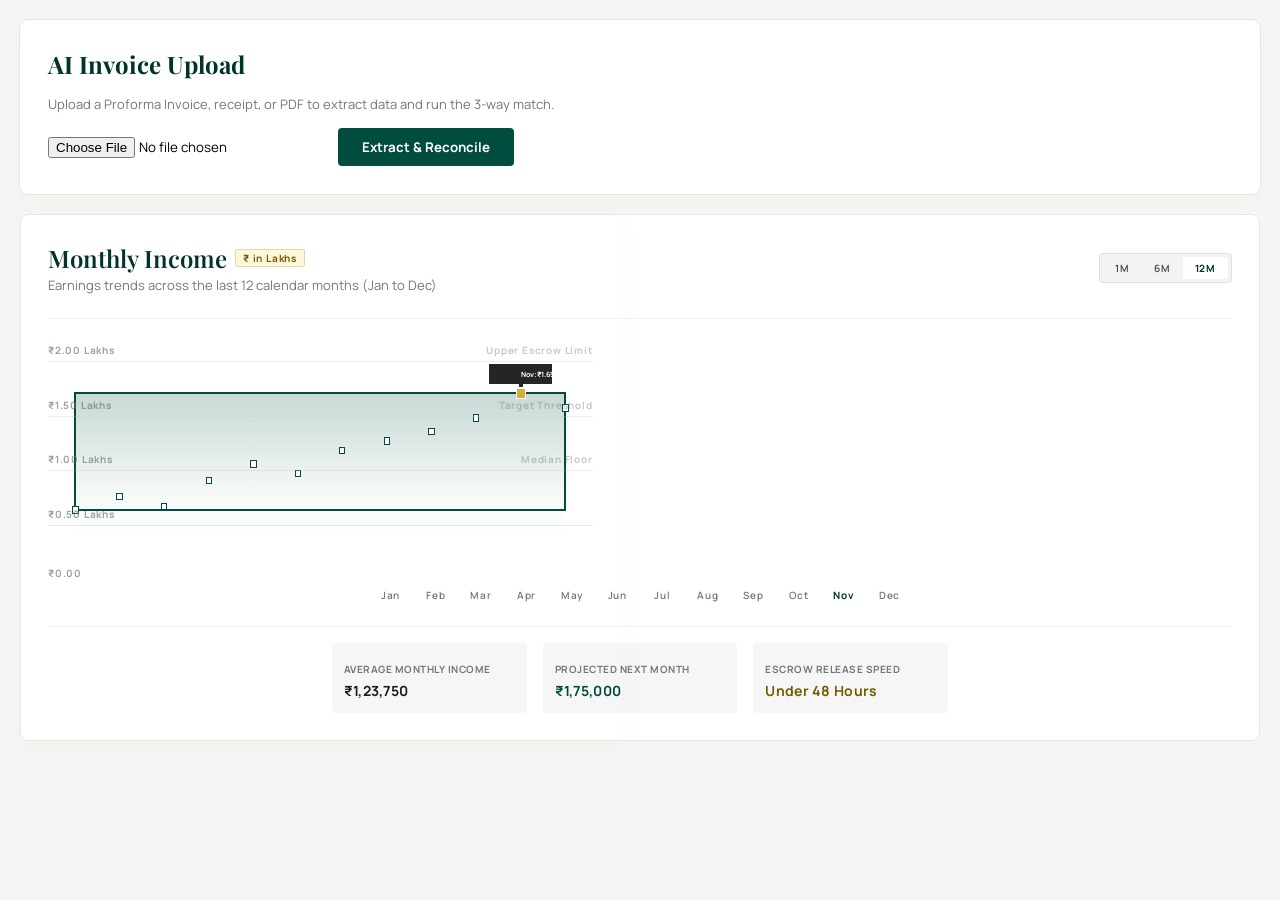
<file: index.html>
<!DOCTYPE html>
<html lang="en">
<head>
    <meta charset="UTF-8">
    <meta name="viewport" content="width=device-width, initial-scale=1.0">
    <title>Vendor Dashboard</title>
    <link rel="stylesheet" href="style.css">
    <link href="https://fonts.googleapis.com/css2?family=Manrope:wght@400;500;600;700&family=Playfair+Display:wght@600;700&family=Liberation+Mono:wght@700&display=swap" rel="stylesheet">
</head>
<body style="margin: 0; padding: 20px; background-color: #f5f5f5; font-family: 'Manrope', sans-serif;">

    <!-- AI RECONCILIATION UPLOAD ENGINE -->
    <div style="padding: 28px; background: white; border-radius: 8px; margin-bottom: 20px; outline: 1px solid rgba(229, 226, 218, 0.85); box-shadow: 0px 8px 24px -4px rgba(212, 175, 55, 0.06);">
        <h2 style="color: #00342B; font-family: 'Playfair Display'; margin-top: 0; margin-bottom: 15px;">AI Invoice Upload</h2>
        <p style="color: #707975; font-size: 13px; margin-bottom: 15px;">Upload a Proforma Invoice, receipt, or PDF to extract data and run the 3-way match.</p>
        
        <input type="file" id="invoiceInput" accept=".jpg, .jpeg, .png, .pdf" style="margin-right: 15px; font-family: 'Manrope';" />
        <button id="uploadBtn" style="padding: 10px 24px; background: #004D40; color: white; border: none; border-radius: 4px; font-weight: bold; cursor: pointer; font-family: 'Manrope';">
            Extract & Reconcile
        </button>
        
        <pre id="resultText" style="margin-top: 20px; text-align: left; background: #181A1B; color: #00FF00; padding: 15px; border-radius: 4px; display: none; overflow-x: auto; font-family: 'Liberation Mono', monospace; font-size: 12px;"></pre>
    </div>

    <!-- YOUR TEAMMATE's ORIGINAL UI DESIGN -->
    <div style="width: 100%; height: 100%; flex-direction: column; justify-content: flex-start; align-items: flex-start; display: inline-flex">
        <div style="align-self: stretch; padding: 28px; position: relative; background: white; border-radius: 8px; outline: 1px rgba(229, 226, 218, 0.85) solid; outline-offset: -1px; flex-direction: column; justify-content: space-between; align-items: flex-start; display: inline-flex">
            <div style="width: 602.66px; height: 528.80px; left: 0px; top: 0px; position: absolute; background: rgba(255, 255, 255, 0); box-shadow: 0px 8px 24px -4px rgba(212, 175, 55, 0.06), 0px 1px 3px rgba(24, 26, 27, 0.02); border-radius: 8px"></div>
            <div style="align-self: stretch; padding-bottom: 24px; padding-right: 0.01px; border-bottom: 1px rgba(191, 201, 196, 0.25) solid; justify-content: space-between; align-items: center; display: inline-flex">
                <div style="flex-direction: column; justify-content: flex-start; align-items: flex-start; gap: 2px; display: inline-flex">
                    <div style="align-self: stretch; justify-content: flex-start; align-items: center; gap: 8px; display: inline-flex">
                        <div style="flex-direction: column; justify-content: flex-start; align-items: flex-start; display: inline-flex">
                            <div style="justify-content: center; display: flex; flex-direction: column; color: #00342B; font-size: 24px; font-family: Playfair Display; font-weight: 600; line-height: 32px; word-wrap: break-word">Monthly Income</div>
                        </div>
                        <div style="padding-left: 8px; padding-right: 8px; padding-top: 2px; padding-bottom: 2px; background: rgba(255, 224, 136, 0.30); border-radius: 2px; outline: 1px rgba(115, 92, 0, 0.20) solid; outline-offset: -1px; flex-direction: column; justify-content: flex-start; align-items: flex-start; display: inline-flex">
                            <div style="justify-content: center; display: flex; flex-direction: column; color: #735C00; font-size: 10px; font-family: Manrope; font-weight: 700; line-height: 14px; letter-spacing: 0.80px; word-wrap: break-word">₹ in Lakhs</div>
                        </div>
                    </div>
                    <div style="align-self: stretch; flex-direction: column; justify-content: flex-start; align-items: flex-start; display: flex">
                        <div style="justify-content: center; display: flex; flex-direction: column; color: #707975; font-size: 13px; font-family: Manrope; font-weight: 400; line-height: 18px; word-wrap: break-word">Earnings trends across the last 12 calendar months (Jan to Dec)</div>
                    </div>
                </div>
                <div style="padding: 4px; background: #F3F3F4; border-radius: 4px; outline: 1px rgba(191, 201, 196, 0.40) solid; outline-offset: -1px; justify-content: flex-start; align-items: flex-start; display: flex">
                    <div style="padding-left: 12px; padding-right: 12px; padding-top: 4px; padding-bottom: 4px; border-radius: 2px; flex-direction: column; justify-content: center; align-items: center; display: inline-flex">
                        <div style="text-align: center; justify-content: center; display: flex; flex-direction: column; color: #3F4945; font-size: 10px; font-family: Manrope; font-weight: 600; line-height: 14px; letter-spacing: 0.80px; word-wrap: break-word">1M</div>
                    </div>
                    <div style="padding-left: 12px; padding-right: 12px; padding-top: 4px; padding-bottom: 4px; border-radius: 2px; flex-direction: column; justify-content: center; align-items: center; display: inline-flex">
                        <div style="text-align: center; justify-content: center; display: flex; flex-direction: column; color: #3F4945; font-size: 10px; font-family: Manrope; font-weight: 600; line-height: 14px; letter-spacing: 0.80px; word-wrap: break-word">6M</div>
                    </div>
                    <div style="padding-left: 12px; padding-right: 12px; padding-top: 4px; padding-bottom: 4px; background: white; border-radius: 2px; flex-direction: column; justify-content: center; align-items: center; display: inline-flex">
                        <div style="text-align: center; justify-content: center; display: flex; flex-direction: column; color: #00342B; font-size: 10px; font-family: Manrope; font-weight: 700; line-height: 14px; letter-spacing: 0.80px; word-wrap: break-word">12M</div>
                    </div>
                </div>
            </div>
            <div style="align-self: stretch; padding-top: 24px; padding-bottom: 24px; flex-direction: column; justify-content: flex-start; align-items: flex-start; display: flex">
                <div style="align-self: stretch; max-height: 360px; padding-top: 16px; padding-bottom: 24px; position: relative; flex-direction: column; justify-content: center; align-items: flex-start; display: flex">
                    <div style="align-self: stretch; height: 196.80px; position: relative">
                        <div style="width: 490.20px; height: 143.01px; left: 27.23px; top: 34.11px; position: absolute; background: linear-gradient(180deg, rgba(0, 77, 64, 0.22) 0%, rgba(0, 77, 64, 0.04) 70%, rgba(255, 255, 255, 0) 100%)"></div>
                        <div style="width: 490.20px; height: 116.77px; left: 27.23px; top: 34.11px; position: absolute; outline: 2.10px #004D40 solid; outline-offset: -1.05px"></div>
                        <div style="width: 4.90px; height: 5.90px; left: 24.78px; top: 147.93px; position: absolute; background: white; outline: 1.50px #004D40 solid; outline-offset: -0.75px"></div>
                        <div style="width: 4.36px; height: 5.25px; left: 69.17px; top: 135.14px; position: absolute; background: white; outline: 1.20px #004D40 solid; outline-offset: -0.60px"></div>
                        <div style="width: 4.36px; height: 5.25px; left: 113.84px; top: 144.98px; position: absolute; background: white; outline: 1.20px #004D40 solid; outline-offset: -0.60px"></div>
                        <div style="width: 4.36px; height: 5.25px; left: 158.50px; top: 118.74px; position: absolute; background: white; outline: 1.20px #004D40 solid; outline-offset: -0.60px"></div>
                        <div style="width: 4.36px; height: 5.25px; left: 203.16px; top: 102.34px; position: absolute; background: white; outline: 1.20px #004D40 solid; outline-offset: -0.60px"></div>
                        <div style="width: 4.36px; height: 5.25px; left: 247.82px; top: 112.18px; position: absolute; background: white; outline: 1.20px #004D40 solid; outline-offset: -0.60px"></div>
                        <div style="width: 4.36px; height: 5.25px; left: 291.94px; top: 89.22px; position: absolute; background: white; outline: 1.20px #004D40 solid; outline-offset: -0.60px"></div>
                        <div style="width: 4.36px; height: 5.25px; left: 336.60px; top: 79.38px; position: absolute; background: white; outline: 1.20px #004D40 solid; outline-offset: -0.60px"></div>
                        <div style="width: 4.36px; height: 5.25px; left: 381.27px; top: 69.54px; position: absolute; background: white; outline: 1.20px #004D40 solid; outline-offset: -0.60px"></div>
                        <div style="width: 4.36px; height: 5.25px; left: 425.93px; top: 56.42px; position: absolute; background: white; outline: 1.20px #004D40 solid; outline-offset: -0.60px"></div>
                        <div style="width: 7.63px; height: 9.18px; left: 468.96px; top: 29.52px; position: absolute; background: #D4AF37; outline: 1.80px white solid; outline-offset: -0.90px"></div>
                        <div style="width: 63.18px; height: 19.68px; left: 441.18px; top: 5.25px; position: absolute; opacity: 0.95; background: #181A1B"></div>
                        <div style="width: 60.28px; height: 9.86px; left: 472.76px; top: 10.02px; position: absolute">
                            <div style="width: 60.28px; height: 9.86px; left: 0px; top: 0px; position: absolute; justify-content: center; display: flex; flex-direction: column; color: white; font-size: 7.22px; font-family: Manrope; font-weight: 700; word-wrap: break-word"> Nov: ₹1.65 Lakhs </div>
                        </div>
                        <div style="width: 4.36px; height: 3.28px; left: 470.59px; top: 24.93px; position: absolute; opacity: 0.95; background: #181A1B"></div>
                        <div style="width: 5.45px; height: 6.56px; left: 514.71px; top: 45.92px; position: absolute; background: white; outline: 1.50px #004D40 solid; outline-offset: -0.75px"></div>
                    </div>
                    <div style="width: 544.66px; height: 236.80px; left: 0px; top: 0px; position: absolute; flex-direction: column; justify-content: space-between; align-items: flex-start; display: flex">
                        <div style="align-self: stretch; padding-bottom: 4px; border-bottom: 1px rgba(191, 201, 196, 0.30) solid; justify-content: space-between; align-items: center; display: inline-flex">
                            <div style="flex-direction: column; justify-content: flex-start; align-items: flex-start; display: inline-flex">
                                <div style="justify-content: center; display: flex; flex-direction: column; color: rgba(112, 121, 117, 0.70); font-size: 10px; font-family: Manrope; font-weight: 700; line-height: 14px; letter-spacing: 0.80px; word-wrap: break-word">₹2.00 Lakhs</div>
                            </div>
                            <div style="flex-direction: column; justify-content: flex-start; align-items: flex-start; display: inline-flex">
                                <div style="justify-content: center; display: flex; flex-direction: column; color: rgba(112, 121, 117, 0.40); font-size: 10px; font-family: Manrope; font-weight: 700; line-height: 14px; letter-spacing: 0.80px; word-wrap: break-word">Upper Escrow Limit</div>
                            </div>
                        </div>
                        <div style="align-self: stretch; padding-bottom: 4px; border-bottom: 1px rgba(191, 201, 196, 0.30) solid; justify-content: space-between; align-items: center; display: inline-flex">
                            <div style="flex-direction: column; justify-content: flex-start; align-items: flex-start; display: inline-flex">
                                <div style="justify-content: center; display: flex; flex-direction: column; color: rgba(112, 121, 117, 0.70); font-size: 10px; font-family: Manrope; font-weight: 700; line-height: 14px; letter-spacing: 0.80px; word-wrap: break-word">₹1.50 Lakhs</div>
                            </div>
                            <div style="flex-direction: column; justify-content: flex-start; align-items: flex-start; display: inline-flex">
                                <div style="justify-content: center; display: flex; flex-direction: column; color: rgba(112, 121, 117, 0.40); font-size: 10px; font-family: Manrope; font-weight: 700; line-height: 14px; letter-spacing: 0.80px; word-wrap: break-word">Target Threshold</div>
                            </div>
                        </div>
                        <div style="align-self: stretch; padding-bottom: 4px; padding-right: 0.01px; border-bottom: 1px rgba(191, 201, 196, 0.30) solid; justify-content: space-between; align-items: center; display: inline-flex">
                            <div style="flex-direction: column; justify-content: flex-start; align-items: flex-start; display: inline-flex">
                                <div style="justify-content: center; display: flex; flex-direction: column; color: rgba(112, 121, 117, 0.70); font-size: 10px; font-family: Manrope; font-weight: 700; line-height: 14px; letter-spacing: 0.80px; word-wrap: break-word">₹1.00 Lakhs</div>
                            </div>
                            <div style="flex-direction: column; justify-content: flex-start; align-items: flex-start; display: inline-flex">
                                <div style="justify-content: center; display: flex; flex-direction: column; color: rgba(112, 121, 117, 0.40); font-size: 10px; font-family: Manrope; font-weight: 700; line-height: 14px; letter-spacing: 0.80px; word-wrap: break-word">Median Floor</div>
                            </div>
                        </div>
                        <div style="align-self: stretch; padding-bottom: 4px; border-bottom: 1px rgba(191, 201, 196, 0.40) solid; justify-content: flex-start; align-items: center; display: inline-flex">
                            <div style="flex-direction: column; justify-content: flex-start; align-items: flex-start; display: inline-flex">
                                <div style="justify-content: center; display: flex; flex-direction: column; color: rgba(112, 121, 117, 0.70); font-size: 10px; font-family: Manrope; font-weight: 700; line-height: 14px; letter-spacing: 0.80px; word-wrap: break-word">₹0.50 Lakhs</div>
                            </div>
                        </div>
                        <div style="align-self: stretch; padding-top: 4px; justify-content: flex-start; align-items: center; display: inline-flex">
                            <div style="flex: 1 1 0; flex-direction: column; justify-content: flex-start; align-items: flex-start; display: inline-flex">
                                <div style="align-self: stretch; justify-content: center; display: flex; flex-direction: column; color: rgba(112, 121, 117, 0.70); font-size: 10px; font-family: Manrope; font-weight: 700; line-height: 14px; letter-spacing: 0.80px; word-wrap: break-word">₹0.00</div>
                            </div>
                        </div>
                    </div>
                </div>
                <div style="align-self: stretch; padding-top: 8px; justify-content: center; align-items: flex-start; display: inline-flex">
                    <div style="width: 45.38px; flex-direction: column; justify-content: flex-start; align-items: center; display: inline-flex">
                        <div style="text-align: center; justify-content: center; display: flex; flex-direction: column; color: #707975; font-size: 10px; font-family: Manrope; font-weight: 600; line-height: 14px; letter-spacing: 0.80px; word-wrap: break-word">Jan</div>
                    </div>
                    <div style="width: 45.39px; flex-direction: column; justify-content: flex-start; align-items: center; display: inline-flex">
                        <div style="text-align: center; justify-content: center; display: flex; flex-direction: column; color: #707975; font-size: 10px; font-family: Manrope; font-weight: 600; line-height: 14px; letter-spacing: 0.80px; word-wrap: break-word">Feb</div>
                    </div>
                    <div style="width: 45.39px; flex-direction: column; justify-content: flex-start; align-items: center; display: inline-flex">
                        <div style="text-align: center; justify-content: center; display: flex; flex-direction: column; color: #707975; font-size: 10px; font-family: Manrope; font-weight: 600; line-height: 14px; letter-spacing: 0.80px; word-wrap: break-word">Mar</div>
                    </div>
                    <div style="width: 45.39px; flex-direction: column; justify-content: flex-start; align-items: center; display: inline-flex">
                        <div style="text-align: center; justify-content: center; display: flex; flex-direction: column; color: #707975; font-size: 10px; font-family: Manrope; font-weight: 600; line-height: 14px; letter-spacing: 0.80px; word-wrap: break-word">Apr</div>
                    </div>
                    <div style="width: 45.39px; flex-direction: column; justify-content: flex-start; align-items: center; display: inline-flex">
                        <div style="text-align: center; justify-content: center; display: flex; flex-direction: column; color: #707975; font-size: 10px; font-family: Manrope; font-weight: 600; line-height: 14px; letter-spacing: 0.80px; word-wrap: break-word">May</div>
                    </div>
                    <div style="width: 45.38px; flex-direction: column; justify-content: flex-start; align-items: center; display: inline-flex">
                        <div style="text-align: center; justify-content: center; display: flex; flex-direction: column; color: #707975; font-size: 10px; font-family: Manrope; font-weight: 600; line-height: 14px; letter-spacing: 0.80px; word-wrap: break-word">Jun</div>
                    </div>
                    <div style="width: 45.39px; flex-direction: column; justify-content: flex-start; align-items: center; display: inline-flex">
                        <div style="text-align: center; justify-content: center; display: flex; flex-direction: column; color: #707975; font-size: 10px; font-family: Manrope; font-weight: 600; line-height: 14px; letter-spacing: 0.80px; word-wrap: break-word">Jul</div>
                    </div>
                    <div style="width: 45.39px; flex-direction: column; justify-content: flex-start; align-items: center; display: inline-flex">
                        <div style="text-align: center; justify-content: center; display: flex; flex-direction: column; color: #707975; font-size: 10px; font-family: Manrope; font-weight: 600; line-height: 14px; letter-spacing: 0.80px; word-wrap: break-word">Aug</div>
                    </div>
                    <div style="width: 45.39px; flex-direction: column; justify-content: flex-start; align-items: center; display: inline-flex">
                        <div style="text-align: center; justify-content: center; display: flex; flex-direction: column; color: #707975; font-size: 10px; font-family: Manrope; font-weight: 600; line-height: 14px; letter-spacing: 0.80px; word-wrap: break-word">Sep</div>
                    </div>
                    <div style="width: 45.39px; flex-direction: column; justify-content: flex-start; align-items: center; display: inline-flex">
                        <div style="text-align: center; justify-content: center; display: flex; flex-direction: column; color: #707975; font-size: 10px; font-family: Manrope; font-weight: 600; line-height: 14px; letter-spacing: 0.80px; word-wrap: break-word">Oct</div>
                    </div>
                    <div style="width: 45.39px; flex-direction: column; justify-content: flex-start; align-items: center; display: inline-flex">
                        <div style="text-align: center; justify-content: center; display: flex; flex-direction: column; color: #00342B; font-size: 10px; font-family: Manrope; font-weight: 700; line-height: 14px; letter-spacing: 0.80px; word-wrap: break-word">Nov</div>
                    </div>
                    <div style="width: 45.38px; flex-direction: column; justify-content: flex-start; align-items: center; display: inline-flex">
                        <div style="text-align: center; justify-content: center; display: flex; flex-direction: column; color: #707975; font-size: 10px; font-family: Manrope; font-weight: 600; line-height: 14px; letter-spacing: 0.80px; word-wrap: break-word">Dec</div>
                    </div>
                </div>
            </div>
            <div style="align-self: stretch; padding-top: 16px; border-top: 1px rgba(191, 201, 196, 0.25) solid; justify-content: center; align-items: flex-start; gap: 16px; display: inline-flex">
                <div style="width: 170.88px; padding-top: 19px; padding-bottom: 12px; padding-left: 12px; padding-right: 12px; background: rgba(243, 243, 244, 0.70); border-radius: 4px; flex-direction: column; justify-content: flex-start; align-items: flex-start; gap: 5px; display: inline-flex">
                    <div style="justify-content: center; display: flex; flex-direction: column; color: #707975; font-size: 10px; font-family: Manrope; font-weight: 700; text-transform: uppercase; line-height: 14px; letter-spacing: 0.50px; word-wrap: break-word">AVERAGE MONTHLY INCOME</div>
                    <div style="align-self: stretch; flex-direction: column; justify-content: flex-start; align-items: flex-start; display: flex">
                        <div style="align-self: stretch; justify-content: center; display: flex; flex-direction: column; color: #1A1C1D; font-size: 14px; font-family: Manrope; font-weight: 700; line-height: 20px; letter-spacing: 0.28px; word-wrap: break-word">₹1,23,750</div>
                    </div>
                </div>
                <div style="width: 170.89px; padding-top: 19px; padding-bottom: 12px; padding-left: 12px; padding-right: 12px; background: rgba(243, 243, 244, 0.70); border-radius: 4px; flex-direction: column; justify-content: flex-start; align-items: flex-start; gap: 5px; display: inline-flex">
                    <div style="justify-content: center; display: flex; flex-direction: column; color: #707975; font-size: 10px; font-family: Manrope; font-weight: 700; text-transform: uppercase; line-height: 14px; letter-spacing: 0.50px; word-wrap: break-word">PROJECTED NEXT MONTH</div>
                    <div style="align-self: stretch; flex-direction: column; justify-content: flex-start; align-items: flex-start; display: flex">
                        <div style="align-self: stretch; justify-content: center; display: flex; flex-direction: column; color: #004D40; font-size: 14px; font-family: Manrope; font-weight: 700; line-height: 20px; letter-spacing: 0.28px; word-wrap: break-word">₹1,75,000</div>
                    </div>
                </div>
                <div style="width: 170.89px; padding-top: 19px; padding-bottom: 12px; padding-left: 12px; padding-right: 12px; background: rgba(243, 243, 244, 0.70); border-radius: 4px; flex-direction: column; justify-content: flex-start; align-items: flex-start; gap: 5px; display: inline-flex">
                    <div style="justify-content: center; display: flex; flex-direction: column; color: #707975; font-size: 10px; font-family: Manrope; font-weight: 700; text-transform: uppercase; line-height: 14px; letter-spacing: 0.50px; word-wrap: break-word">ESCROW RELEASE SPEED</div>
                    <div style="align-self: stretch; flex-direction: column; justify-content: flex-start; align-items: flex-start; display: flex">
                        <div style="align-self: stretch; justify-content: center; display: flex; flex-direction: column; color: #735C00; font-size: 14px; font-family: Manrope; font-weight: 700; line-height: 20px; letter-spacing: 0.28px; word-wrap: break-word">Under 48 Hours</div>
                    </div>
                </div>
            </div>
        </div>
        
        <!-- REMAINDER OF TEAMMATE'S HTML (Recent Bank Transfers, Top Selling Services, etc) OMITTED FOR BREVITY BUT KEPT IN YOUR LOCAL FILE -->

    </div>

    <!-- Link the JavaScript engine -->
    <script src="script.js"></script>
</body>
</html>
</file>
<file: style.css>
// Monthly Income
color: #00342B;
 font-size: 24px;
 font-family: Playfair Display;
 font-weight: 600;
 line-height: 32px;
 word-wrap: break-word
---
// ₹ in Lakhs
color: #735C00;
 font-size: 10px;
 font-family: Manrope;
 font-weight: 700;
 line-height: 14px;
 letter-spacing: 0.80px;
 word-wrap: break-word
---
// Earnings trends across the last 12 calendar months (Jan to Dec)
color: #707975;
 font-size: 13px;
 font-family: Manrope;
 font-weight: 400;
 line-height: 18px;
 word-wrap: break-word
---
// 1M
color: #3F4945;
 font-size: 10px;
 font-family: Manrope;
 font-weight: 600;
 line-height: 14px;
 letter-spacing: 0.80px;
 word-wrap: break-word
---
// 6M
color: #3F4945;
 font-size: 10px;
 font-family: Manrope;
 font-weight: 600;
 line-height: 14px;
 letter-spacing: 0.80px;
 word-wrap: break-word
---
// 12M
color: #00342B;
 font-size: 10px;
 font-family: Manrope;
 font-weight: 700;
 line-height: 14px;
 letter-spacing: 0.80px;
 word-wrap: break-word
---
//  Nov: ₹1.65 Lakhs 
color: white;
 font-size: 7.22px;
 font-family: Manrope;
 font-weight: 700;
 word-wrap: break-word
---
// ₹2.00 Lakhs
color: rgba(112, 121, 117, 0.70);
 font-size: 10px;
 font-family: Manrope;
 font-weight: 700;
 line-height: 14px;
 letter-spacing: 0.80px;
 word-wrap: break-word
---
// Upper Escrow Limit
color: rgba(112, 121, 117, 0.40);
 font-size: 10px;
 font-family: Manrope;
 font-weight: 700;
 line-height: 14px;
 letter-spacing: 0.80px;
 word-wrap: break-word
---
// ₹1.50 Lakhs
color: rgba(112, 121, 117, 0.70);
 font-size: 10px;
 font-family: Manrope;
 font-weight: 700;
 line-height: 14px;
 letter-spacing: 0.80px;
 word-wrap: break-word
---
// Target Threshold
color: rgba(112, 121, 117, 0.40);
 font-size: 10px;
 font-family: Manrope;
 font-weight: 700;
 line-height: 14px;
 letter-spacing: 0.80px;
 word-wrap: break-word
---
// ₹1.00 Lakhs
color: rgba(112, 121, 117, 0.70);
 font-size: 10px;
 font-family: Manrope;
 font-weight: 700;
 line-height: 14px;
 letter-spacing: 0.80px;
 word-wrap: break-word
---
// Median Floor
color: rgba(112, 121, 117, 0.40);
 font-size: 10px;
 font-family: Manrope;
 font-weight: 700;
 line-height: 14px;
 letter-spacing: 0.80px;
 word-wrap: break-word
---
// ₹0.50 Lakhs
color: rgba(112, 121, 117, 0.70);
 font-size: 10px;
 font-family: Manrope;
 font-weight: 700;
 line-height: 14px;
 letter-spacing: 0.80px;
 word-wrap: break-word
---
// ₹0.00
color: rgba(112, 121, 117, 0.70);
 font-size: 10px;
 font-family: Manrope;
 font-weight: 700;
 line-height: 14px;
 letter-spacing: 0.80px;
 word-wrap: break-word
---
// Jan
color: #707975;
 font-size: 10px;
 font-family: Manrope;
 font-weight: 600;
 line-height: 14px;
 letter-spacing: 0.80px;
 word-wrap: break-word
---
// Feb
color: #707975;
 font-size: 10px;
 font-family: Manrope;
 font-weight: 600;
 line-height: 14px;
 letter-spacing: 0.80px;
 word-wrap: break-word
---
// Mar
color: #707975;
 font-size: 10px;
 font-family: Manrope;
 font-weight: 600;
 line-height: 14px;
 letter-spacing: 0.80px;
 word-wrap: break-word
---
// Apr
color: #707975;
 font-size: 10px;
 font-family: Manrope;
 font-weight: 600;
 line-height: 14px;
 letter-spacing: 0.80px;
 word-wrap: break-word
---
// May
color: #707975;
 font-size: 10px;
 font-family: Manrope;
 font-weight: 600;
 line-height: 14px;
 letter-spacing: 0.80px;
 word-wrap: break-word
---
// Jun
color: #707975;
 font-size: 10px;
 font-family: Manrope;
 font-weight: 600;
 line-height: 14px;
 letter-spacing: 0.80px;
 word-wrap: break-word
---
// Jul
color: #707975;
 font-size: 10px;
 font-family: Manrope;
 font-weight: 600;
 line-height: 14px;
 letter-spacing: 0.80px;
 word-wrap: break-word
---
// Aug
color: #707975;
 font-size: 10px;
 font-family: Manrope;
 font-weight: 600;
 line-height: 14px;
 letter-spacing: 0.80px;
 word-wrap: break-word
---
// Sep
color: #707975;
 font-size: 10px;
 font-family: Manrope;
 font-weight: 600;
 line-height: 14px;
 letter-spacing: 0.80px;
 word-wrap: break-word
---
// Oct
color: #707975;
 font-size: 10px;
 font-family: Manrope;
 font-weight: 600;
 line-height: 14px;
 letter-spacing: 0.80px;
 word-wrap: break-word
---
// Nov
color: #00342B;
 font-size: 10px;
 font-family: Manrope;
 font-weight: 700;
 line-height: 14px;
 letter-spacing: 0.80px;
 word-wrap: break-word
---
// Dec
color: #707975;
 font-size: 10px;
 font-family: Manrope;
 font-weight: 600;
 line-height: 14px;
 letter-spacing: 0.80px;
 word-wrap: break-word
---
// AVERAGE MONTHLY INCOME
color: #707975;
 font-size: 10px;
 font-family: Manrope;
 font-weight: 700;
 text-transform: uppercase;
 line-height: 14px;
 letter-spacing: 0.50px;
 word-wrap: break-word
---
// ₹1,23,750
color: #1A1C1D;
 font-size: 14px;
 font-family: Manrope;
 font-weight: 700;
 line-height: 20px;
 letter-spacing: 0.28px;
 word-wrap: break-word
---
// PROJECTED NEXT MONTH
color: #707975;
 font-size: 10px;
 font-family: Manrope;
 font-weight: 700;
 text-transform: uppercase;
 line-height: 14px;
 letter-spacing: 0.50px;
 word-wrap: break-word
---
// ₹1,75,000
color: #004D40;
 font-size: 14px;
 font-family: Manrope;
 font-weight: 700;
 line-height: 20px;
 letter-spacing: 0.28px;
 word-wrap: break-word
---
// ESCROW RELEASE SPEED
color: #707975;
 font-size: 10px;
 font-family: Manrope;
 font-weight: 700;
 text-transform: uppercase;
 line-height: 14px;
 letter-spacing: 0.50px;
 word-wrap: break-word
---
// Under 48 Hours
color: #735C00;
 font-size: 14px;
 font-family: Manrope;
 font-weight: 700;
 line-height: 20px;
 letter-spacing: 0.28px;
 word-wrap: break-word
---
// Recent Bank Transfers &<br/>Settlements
color: #00342B;
 font-size: 24px;
 font-family: Playfair Display;
 font-weight: 600;
 line-height: 32px;
 word-wrap: break-word
---
// Direct deposits transferred to your verified<br/>institutional bank account
color: #707975;
 font-size: 13px;
 font-family: Manrope;
 font-weight: 400;
 line-height: 18px;
 word-wrap: break-word
---
// Bank<br/>Partner:
color: #707975;
 font-size: 10px;
 font-family: Manrope;
 font-weight: 700;
 line-height: 14px;
 letter-spacing: 0.80px;
 word-wrap: break-word
---
// HDFC Private Banking<br/>•••• 9012
color: #1A1C1D;
 font-size: 10px;
 font-family: Manrope;
 font-weight: 700;
 line-height: 14px;
 letter-spacing: 0.80px;
 word-wrap: break-word
---
// TRANSACTION<br/>ID
color: #707975;
 font-size: 10px;
 font-family: Manrope;
 font-weight: 700;
 text-transform: uppercase;
 line-height: 14px;
 letter-spacing: 0.50px;
 word-wrap: break-word
---
// SERVICE<br/>DESCRIPTION
color: #707975;
 font-size: 10px;
 font-family: Manrope;
 font-weight: 700;
 text-transform: uppercase;
 line-height: 14px;
 letter-spacing: 0.50px;
 word-wrap: break-word
---
// RELEASE<br/>DATE
color: #707975;
 font-size: 10px;
 font-family: Manrope;
 font-weight: 700;
 text-transform: uppercase;
 line-height: 14px;
 letter-spacing: 0.50px;
 word-wrap: break-word
---
// PAYMENT<br/>METHOD
color: #707975;
 font-size: 10px;
 font-family: Manrope;
 font-weight: 700;
 text-transform: uppercase;
 line-height: 14px;
 letter-spacing: 0.50px;
 word-wrap: break-word
---
// SETTLEMENT<br/>STATUS
color: #707975;
 font-size: 10px;
 font-family: Manrope;
 font-weight: 700;
 text-transform: uppercase;
 line-height: 14px;
 letter-spacing: 0.50px;
 word-wrap: break-word
---
// SETTLED<br/>AMOUNT
color: #707975;
 font-size: 10px;
 font-family: Manrope;
 font-weight: 700;
 text-transform: uppercase;
 line-height: 14px;
 letter-spacing: 0.50px;
 word-wrap: break-word
---
// #TXN-<br/>88491
color: #00342B;
 font-size: 12px;
 font-family: Liberation Mono;
 font-weight: 700;
 line-height: 16px;
 letter-spacing: 0.48px;
 word-wrap: break-word
---
// Luxury<br/>Rolls-<br/>Royce<br/>Chauffeur<br/>(Wedding<br/>Package)
color: #1A1C1D;
 font-size: 13px;
 font-family: Manrope;
 font-weight: 500;
 line-height: 18px;
 word-wrap: break-word
---
// 18 Nov 2024
color: #707975;
 font-size: 13px;
 font-family: Manrope;
 font-weight: 400;
 line-height: 18px;
 word-wrap: break-word
---
// NEFT<br/>Fast<br/>Transfer
color: #1A1C1D;
 font-size: 13px;
 font-family: Manrope;
 font-weight: 400;
 line-height: 18px;
 word-wrap: break-word
---
// Paid to<br/>You
color: #004D40;
 font-size: 10px;
 font-family: Manrope;
 font-weight: 700;
 line-height: 14px;
 letter-spacing: 0.80px;
 word-wrap: break-word
---
// ₹2,50,000
color: #1A1C1D;
 font-size: 13px;
 font-family: Manrope;
 font-weight: 700;
 line-height: 18px;
 word-wrap: break-word
---
// #TXN-<br/>88490
color: #00342B;
 font-size: 12px;
 font-family: Liberation Mono;
 font-weight: 700;
 line-height: 16px;
 letter-spacing: 0.48px;
 word-wrap: break-word
---
// Private<br/>Heritage<br/>Villa Stay (4<br/>Nights<br/>Booking)
color: #1A1C1D;
 font-size: 13px;
 font-family: Manrope;
 font-weight: 500;
 line-height: 18px;
 word-wrap: break-word
---
// 14 Nov 2024
color: #707975;
 font-size: 13px;
 font-family: Manrope;
 font-weight: 400;
 line-height: 18px;
 word-wrap: break-word
---
// Direct<br/>Bank<br/>Wire
color: #1A1C1D;
 font-size: 13px;
 font-family: Manrope;
 font-weight: 400;
 line-height: 18px;
 word-wrap: break-word
---
// Paid to<br/>You
color: #004D40;
 font-size: 10px;
 font-family: Manrope;
 font-weight: 700;
 line-height: 14px;
 letter-spacing: 0.80px;
 word-wrap: break-word
---
// ₹3,20,000
color: #1A1C1D;
 font-size: 13px;
 font-family: Manrope;
 font-weight: 700;
 line-height: 18px;
 word-wrap: break-word
---
// #TXN-<br/>88489
color: #00342B;
 font-size: 12px;
 font-family: Liberation Mono;
 font-weight: 700;
 line-height: 16px;
 letter-spacing: 0.48px;
 word-wrap: break-word
---
// Executive<br/>Helicopter<br/>Charter<br/>(Mumbai to<br/>Pune)
color: #1A1C1D;
 font-size: 13px;
 font-family: Manrope;
 font-weight: 500;
 line-height: 18px;
 word-wrap: break-word
---
// 21 Nov 2024<br/>(Scheduled)
color: #707975;
 font-size: 13px;
 font-family: Manrope;
 font-weight: 400;
 line-height: 18px;
 word-wrap: break-word
---
// Escrow<br/>Clearing
color: #1A1C1D;
 font-size: 13px;
 font-family: Manrope;
 font-weight: 400;
 line-height: 18px;
 word-wrap: break-word
---
// Pending<br/>Escrow
color: #735C00;
 font-size: 10px;
 font-family: Manrope;
 font-weight: 700;
 line-height: 14px;
 letter-spacing: 0.80px;
 word-wrap: break-word
---
// ₹1,75,000
color: #735C00;
 font-size: 13px;
 font-family: Manrope;
 font-weight: 700;
 line-height: 18px;
 word-wrap: break-word
---
// Top Selling<br/>Services
color: #00342B;
 font-size: 20px;
 font-family: Playfair Display;
 font-weight: 600;
 line-height: 28px;
 word-wrap: break-word
---
// Ranked by gross customer<br/>revenue
color: #707975;
 font-size: 13px;
 font-family: Manrope;
 font-weight: 400;
 line-height: 18px;
 word-wrap: break-word
---
// View<br/>All
color: #00342B;
 font-size: 10px;
 font-family: Manrope;
 font-weight: 700;
 line-height: 14px;
 letter-spacing: 0.80px;
 word-wrap: break-word
---
// 1
color: #241A00;
 font-size: 10px;
 font-family: Manrope;
 font-weight: 700;
 line-height: 14px;
 letter-spacing: 0.80px;
 word-wrap: break-word
---
// Luxury Rolls-<br/>Royce<br/>Chauffeur
color: #1A1C1D;
 font-size: 14px;
 font-family: Manrope;
 font-weight: 700;
 line-height: 19.25px;
 letter-spacing: 0.28px;
 word-wrap: break-word
---
// 4.9
color: #1A1C1D;
 font-size: 10px;
 font-family: Manrope;
 font-weight: 700;
 line-height: 14px;
 letter-spacing: 0.80px;
 word-wrap: break-word
---
// (128<br/>reviews)
color: #707975;
 font-size: 10px;
 font-family: Manrope;
 font-weight: 700;
 line-height: 14px;
 letter-spacing: 0.80px;
 word-wrap: break-word
---
// ₹5,00,000
color: #004D40;
 font-size: 14px;
 font-family: Manrope;
 font-weight: 700;
 line-height: 20px;
 letter-spacing: 0.28px;
 word-wrap: break-word
---
// Revenue
color: #707975;
 font-size: 10px;
 font-family: Manrope;
 font-weight: 700;
 line-height: 14px;
 letter-spacing: 0.80px;
 word-wrap: break-word
---
// Available Now
color: #00342B;
 font-size: 10px;
 font-family: Manrope;
 font-weight: 600;
 line-height: 14px;
 letter-spacing: 0.80px;
 word-wrap: break-word
---
// Manage Service
color: #1A1C1D;
 font-size: 10px;
 font-family: Manrope;
 font-weight: 600;
 line-height: 14px;
 letter-spacing: 0.80px;
 word-wrap: break-word
---
// 2
color: #1A1C1D;
 font-size: 10px;
 font-family: Manrope;
 font-weight: 700;
 line-height: 14px;
 letter-spacing: 0.80px;
 word-wrap: break-word
---
// Private<br/>Heritage Villa<br/>Stay
color: #1A1C1D;
 font-size: 14px;
 font-family: Manrope;
 font-weight: 700;
 line-height: 19.25px;
 letter-spacing: 0.28px;
 word-wrap: break-word
---
// 5.0
color: #1A1C1D;
 font-size: 10px;
 font-family: Manrope;
 font-weight: 700;
 line-height: 14px;
 letter-spacing: 0.80px;
 word-wrap: break-word
---
// (64<br/>reviews)
color: #707975;
 font-size: 10px;
 font-family: Manrope;
 font-weight: 700;
 line-height: 14px;
 letter-spacing: 0.80px;
 word-wrap: break-word
---
// ₹4,50,000
color: #004D40;
 font-size: 14px;
 font-family: Manrope;
 font-weight: 700;
 line-height: 20px;
 letter-spacing: 0.28px;
 word-wrap: break-word
---
// Revenue
color: #707975;
 font-size: 10px;
 font-family: Manrope;
 font-weight: 700;
 line-height: 14px;
 letter-spacing: 0.80px;
 word-wrap: break-word
---
// Booked for<br/>Weekend
color: #735C00;
 font-size: 10px;
 font-family: Manrope;
 font-weight: 600;
 line-height: 14px;
 letter-spacing: 0.80px;
 word-wrap: break-word
---
// Manage<br/>Service
color: #1A1C1D;
 font-size: 10px;
 font-family: Manrope;
 font-weight: 600;
 line-height: 14px;
 letter-spacing: 0.80px;
 word-wrap: break-word
---
// 3
color: #1A1C1D;
 font-size: 10px;
 font-family: Manrope;
 font-weight: 700;
 line-height: 14px;
 letter-spacing: 0.80px;
 word-wrap: break-word
---
// Executive<br/>Helicopter<br/>Charter
color: #1A1C1D;
 font-size: 14px;
 font-family: Manrope;
 font-weight: 700;
 line-height: 19.25px;
 letter-spacing: 0.28px;
 word-wrap: break-word
---
// 4.9
color: #1A1C1D;
 font-size: 10px;
 font-family: Manrope;
 font-weight: 700;
 line-height: 14px;
 letter-spacing: 0.80px;
 word-wrap: break-word
---
// (42<br/>reviews)
color: #707975;
 font-size: 10px;
 font-family: Manrope;
 font-weight: 700;
 line-height: 14px;
 letter-spacing: 0.80px;
 word-wrap: break-word
---
// ₹3,50,000
color: #004D40;
 font-size: 14px;
 font-family: Manrope;
 font-weight: 700;
 line-height: 20px;
 letter-spacing: 0.28px;
 word-wrap: break-word
---
// Revenue
color: #707975;
 font-size: 10px;
 font-family: Manrope;
 font-weight: 700;
 line-height: 14px;
 letter-spacing: 0.80px;
 word-wrap: break-word
---
// Available Now
color: #00342B;
 font-size: 10px;
 font-family: Manrope;
 font-weight: 600;
 line-height: 14px;
 letter-spacing: 0.80px;
 word-wrap: break-word
---
// Manage Service
color: #1A1C1D;
 font-size: 10px;
 font-family: Manrope;
 font-weight: 600;
 line-height: 14px;
 letter-spacing: 0.80px;
 word-wrap: break-word
---
// 4
color: #1A1C1D;
 font-size: 10px;
 font-family: Manrope;
 font-weight: 700;
 line-height: 14px;
 letter-spacing: 0.80px;
 word-wrap: break-word
---
// Grand Palace<br/>Wedding Tent
color: #1A1C1D;
 font-size: 14px;
 font-family: Manrope;
 font-weight: 700;
 line-height: 19.25px;
 letter-spacing: 0.28px;
 word-wrap: break-word
---
// 4.8
color: #1A1C1D;
 font-size: 10px;
 font-family: Manrope;
 font-weight: 700;
 line-height: 14px;
 letter-spacing: 0.80px;
 word-wrap: break-word
---
// (35<br/>reviews)
color: #707975;
 font-size: 10px;
 font-family: Manrope;
 font-weight: 700;
 line-height: 14px;
 letter-spacing: 0.80px;
 word-wrap: break-word
---
// ₹1,85,000
color: #004D40;
 font-size: 14px;
 font-family: Manrope;
 font-weight: 700;
 line-height: 20px;
 letter-spacing: 0.28px;
 word-wrap: break-word
---
// Revenue
color: #707975;
 font-size: 10px;
 font-family: Manrope;
 font-weight: 700;
 line-height: 14px;
 letter-spacing: 0.80px;
 word-wrap: break-word
---
// Seasonal<br/>Active
color: #707975;
 font-size: 10px;
 font-family: Manrope;
 font-weight: 600;
 line-height: 14px;
 letter-spacing: 0.80px;
 word-wrap: break-word
---
// Manage<br/>Service
color: #1A1C1D;
 font-size: 10px;
 font-family: Manrope;
 font-weight: 600;
 line-height: 14px;
 letter-spacing: 0.80px;
 word-wrap: break-word
---
// Combined Top 4 Revenue
color: #707975;
 font-size: 10px;
 font-family: Manrope;
 font-weight: 700;
 line-height: 14px;
 letter-spacing: 0.80px;
 word-wrap: break-word
---
// ₹14,85,000
color: #00342B;
 font-size: 20px;
 font-family: Playfair Display;
 font-weight: 700;
 line-height: 28px;
 word-wrap: break-word
---
// Represents 100% of collected YTD<br/>earnings
color: #00342B;
 font-size: 10px;
 font-family: Manrope;
 font-weight: 600;
 line-height: 14px;
 letter-spacing: 0.80px;
 word-wrap: break-word
</file>
